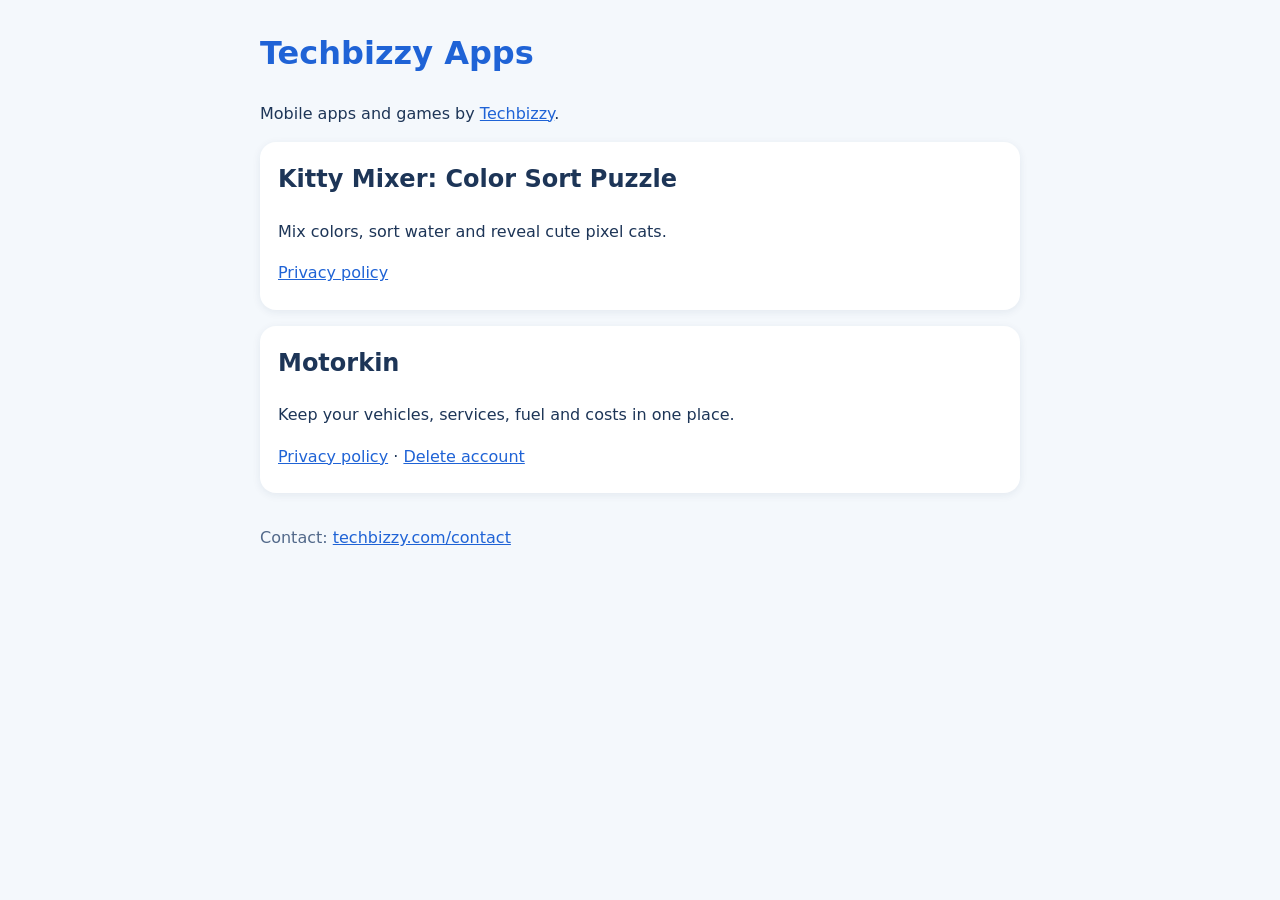
<file: index.html>
<!doctype html>
<html lang="en">
  <head>
    <meta charset="utf-8" />
    <meta name="viewport" content="width=device-width, initial-scale=1" />
    <title>Techbizzy Apps</title>
    <link rel="stylesheet" href="style.css" />
  </head>
  <body>
    <main>
      <h1>Techbizzy Apps</h1>
      <p>Mobile apps and games by <a href="https://techbizzy.com">Techbizzy</a>.</p>

      <section class="app">
        <h2>Kitty Mixer: Color Sort Puzzle</h2>
        <p>Mix colors, sort water and reveal cute pixel cats.</p>
        <p><a href="kittymixer/privacy.html">Privacy policy</a></p>
      </section>

      <section class="app">
        <h2>Motorkin</h2>
        <p>Keep your vehicles, services, fuel and costs in one place.</p>
        <p><a href="motorkin/privacy.html">Privacy policy</a> · <a href="motorkin/delete-account.html">Delete account</a></p>
      </section>

      <p class="foot">Contact: <a href="https://techbizzy.com/contact.html">techbizzy.com/contact</a></p>
    </main>
  </body>
</html>
</file>
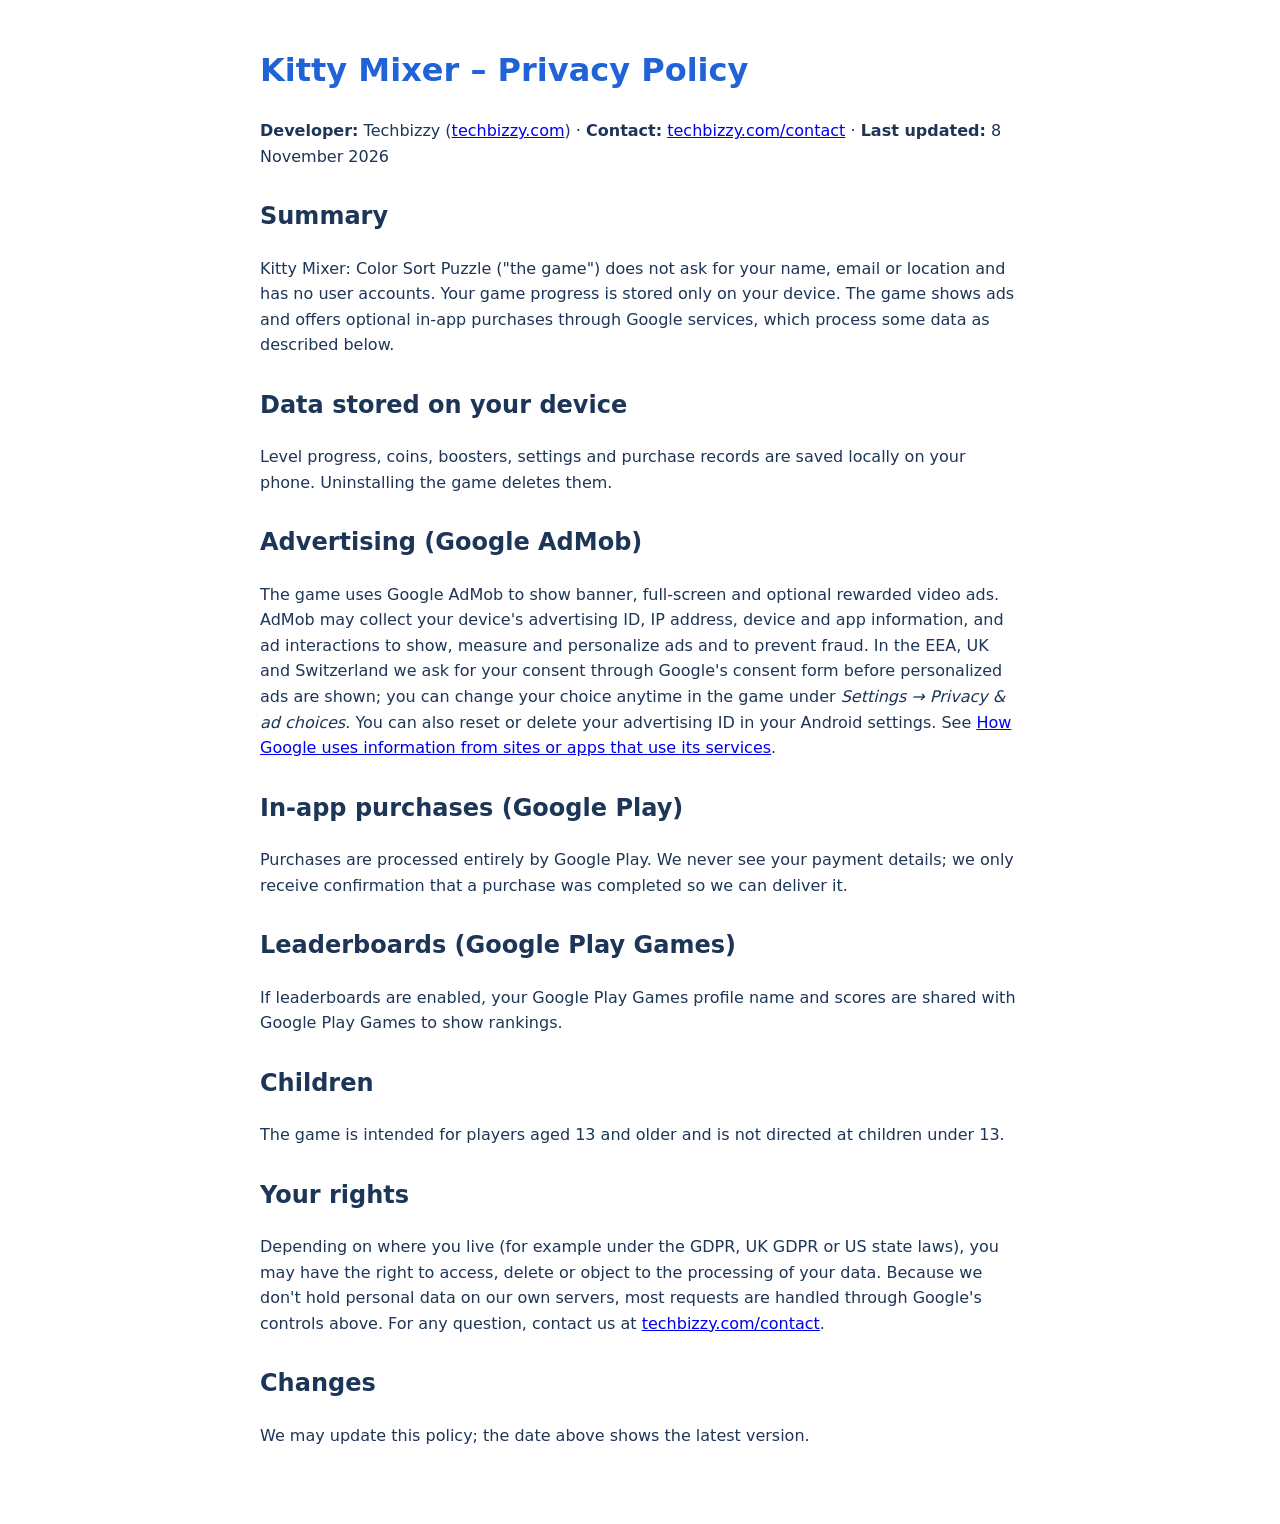
<file: kittymixer/privacy.html>
<!doctype html>
<html lang="en">
  <head>
    <meta charset="utf-8" />
    <meta name="viewport" content="width=device-width, initial-scale=1" />
    <title>Kitty Mixer – Privacy Policy</title>
    <style>
      body { font-family: system-ui, sans-serif; max-width: 760px; margin: 0 auto; padding: 24px 18px 60px; color: #1d3557; line-height: 1.6; }
      h1 { color: #1f63d6; } h2 { margin-top: 28px; }
    </style>
  </head>
  <body>
    <h1>Kitty Mixer – Privacy Policy</h1>
    <p><b>Developer:</b> Techbizzy (<a href="https://techbizzy.com">techbizzy.com</a>) · <b>Contact:</b> <a href="https://techbizzy.com/contact.html">techbizzy.com/contact</a> · <b>Last updated:</b> 8 November 2026</p>

    <h2>Summary</h2>
    <p>Kitty Mixer: Color Sort Puzzle ("the game") does not ask for your name, email or location and has no user accounts. Your game progress is stored only on your device. The game shows ads and offers optional in-app purchases through Google services, which process some data as described below.</p>

    <h2>Data stored on your device</h2>
    <p>Level progress, coins, boosters, settings and purchase records are saved locally on your phone. Uninstalling the game deletes them.</p>

    <h2>Advertising (Google AdMob)</h2>
    <p>The game uses Google AdMob to show banner, full-screen and optional rewarded video ads. AdMob may collect your device's advertising ID, IP address, device and app information, and ad interactions to show, measure and personalize ads and to prevent fraud. In the EEA, UK and Switzerland we ask for your consent through Google's consent form before personalized ads are shown; you can change your choice anytime in the game under <i>Settings → Privacy &amp; ad choices</i>. You can also reset or delete your advertising ID in your Android settings. See <a href="https://policies.google.com/technologies/partner-sites">How Google uses information from sites or apps that use its services</a>.</p>

    <h2>In-app purchases (Google Play)</h2>
    <p>Purchases are processed entirely by Google Play. We never see your payment details; we only receive confirmation that a purchase was completed so we can deliver it.</p>

    <h2>Leaderboards (Google Play Games)</h2>
    <p>If leaderboards are enabled, your Google Play Games profile name and scores are shared with Google Play Games to show rankings.</p>

    <h2>Children</h2>
    <p>The game is intended for players aged 13 and older and is not directed at children under 13.</p>

    <h2>Your rights</h2>
    <p>Depending on where you live (for example under the GDPR, UK GDPR or US state laws), you may have the right to access, delete or object to the processing of your data. Because we don't hold personal data on our own servers, most requests are handled through Google's controls above. For any question, contact us at <a href="https://techbizzy.com/contact.html">techbizzy.com/contact</a>.</p>

    <h2>Changes</h2>
    <p>We may update this policy; the date above shows the latest version.</p>
  </body>
</html>
</file>
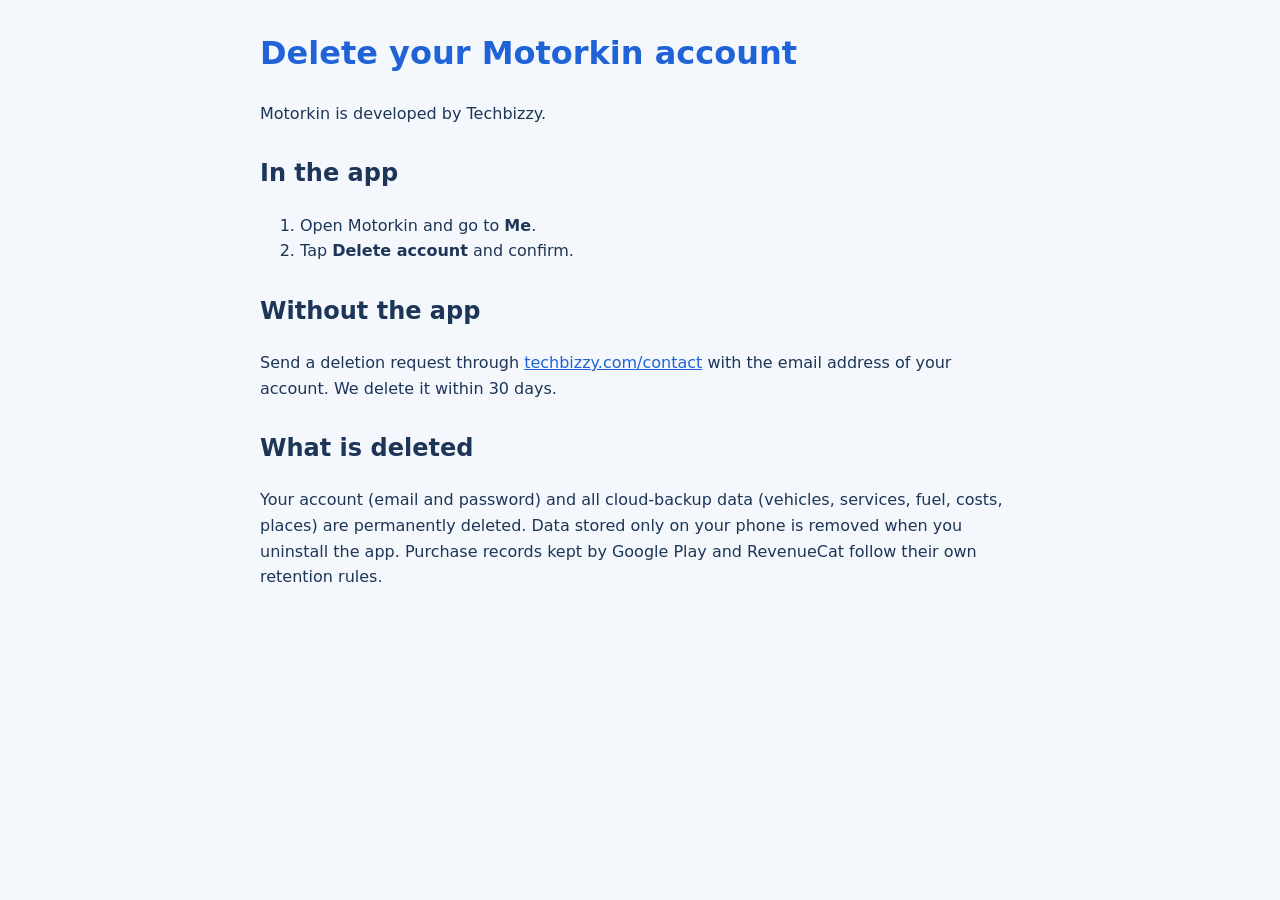
<file: motorkin/delete-account.html>
<!doctype html>
<html lang="en">
  <head>
    <meta charset="utf-8" />
    <meta name="viewport" content="width=device-width, initial-scale=1" />
    <title>Motorkin – Delete your account</title>
    <link rel="stylesheet" href="../style.css" />
  </head>
  <body>
    <main>
      <h1>Delete your Motorkin account</h1>
      <p>Motorkin is developed by Techbizzy.</p>
      <h2>In the app</h2>
      <ol>
        <li>Open Motorkin and go to <b>Me</b>.</li>
        <li>Tap <b>Delete account</b> and confirm.</li>
      </ol>
      <h2>Without the app</h2>
      <p>Send a deletion request through <a href="https://techbizzy.com/contact.html">techbizzy.com/contact</a> with the email address of your account. We delete it within 30 days.</p>
      <h2>What is deleted</h2>
      <p>Your account (email and password) and all cloud-backup data (vehicles, services, fuel, costs, places) are permanently deleted. Data stored only on your phone is removed when you uninstall the app. Purchase records kept by Google Play and RevenueCat follow their own retention rules.</p>
    </main>
  </body>
</html>
</file>
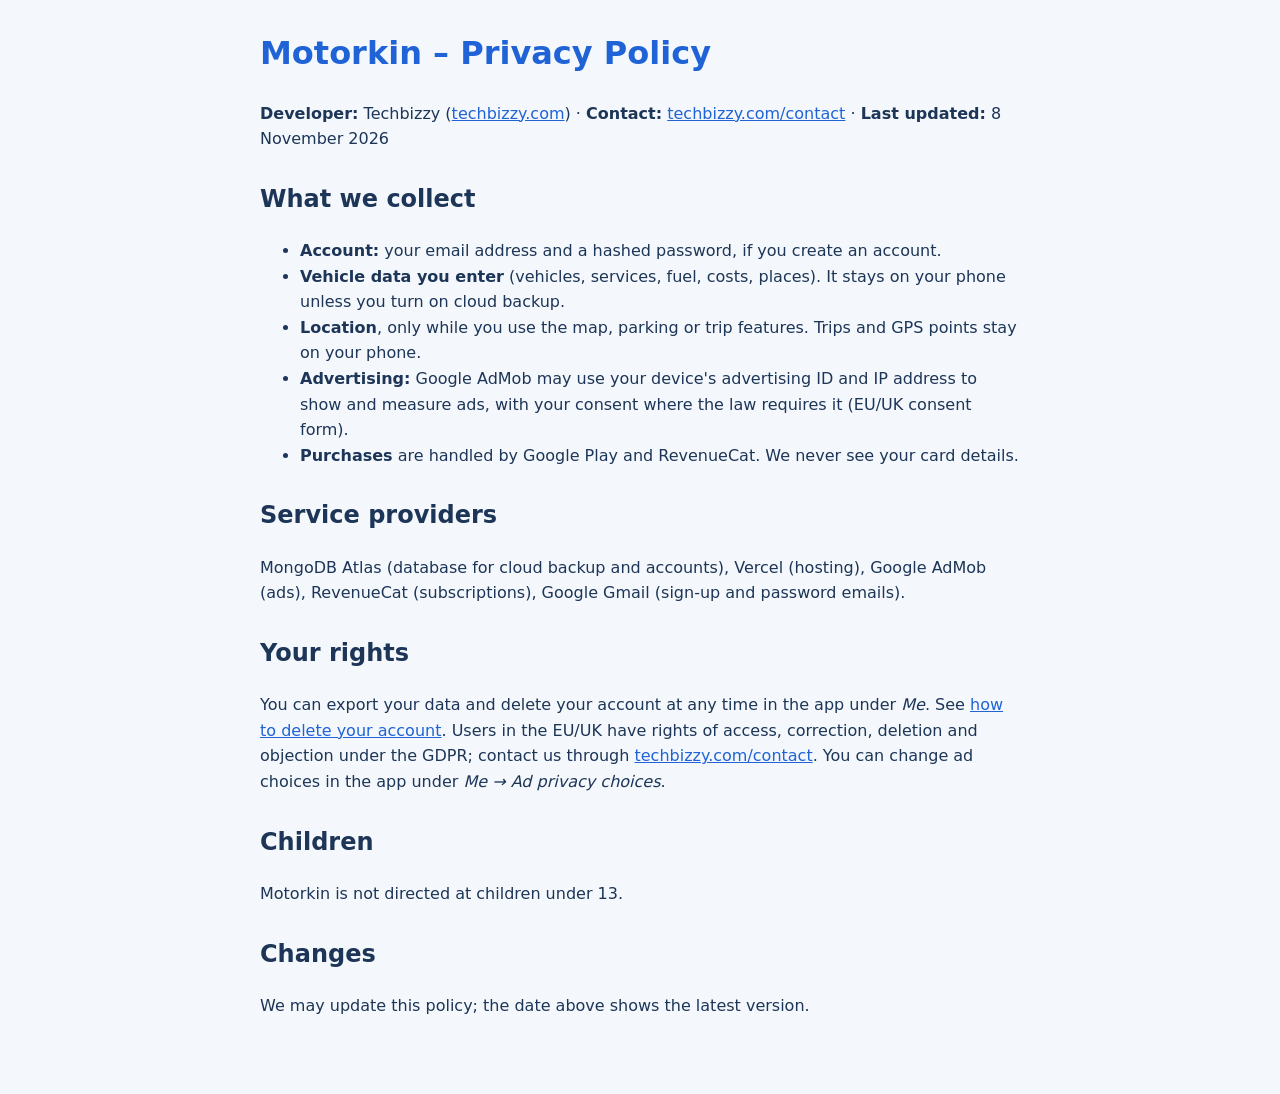
<file: motorkin/privacy.html>
<!doctype html>
<html lang="en">
  <head>
    <meta charset="utf-8" />
    <meta name="viewport" content="width=device-width, initial-scale=1" />
    <title>Motorkin – Privacy Policy</title>
    <link rel="stylesheet" href="../style.css" />
  </head>
  <body>
    <main>
      <h1>Motorkin – Privacy Policy</h1>
      <p><b>Developer:</b> Techbizzy (<a href="https://techbizzy.com">techbizzy.com</a>) · <b>Contact:</b> <a href="https://techbizzy.com/contact.html">techbizzy.com/contact</a> · <b>Last updated:</b> 8 November 2026</p>

      <h2>What we collect</h2>
      <ul>
        <li><b>Account:</b> your email address and a hashed password, if you create an account.</li>
        <li><b>Vehicle data you enter</b> (vehicles, services, fuel, costs, places). It stays on your phone unless you turn on cloud backup.</li>
        <li><b>Location</b>, only while you use the map, parking or trip features. Trips and GPS points stay on your phone.</li>
        <li><b>Advertising:</b> Google AdMob may use your device's advertising ID and IP address to show and measure ads, with your consent where the law requires it (EU/UK consent form).</li>
        <li><b>Purchases</b> are handled by Google Play and RevenueCat. We never see your card details.</li>
      </ul>

      <h2>Service providers</h2>
      <p>MongoDB Atlas (database for cloud backup and accounts), Vercel (hosting), Google AdMob (ads), RevenueCat (subscriptions), Google Gmail (sign-up and password emails).</p>

      <h2>Your rights</h2>
      <p>You can export your data and delete your account at any time in the app under <i>Me</i>. See <a href="delete-account.html">how to delete your account</a>. Users in the EU/UK have rights of access, correction, deletion and objection under the GDPR; contact us through <a href="https://techbizzy.com/contact.html">techbizzy.com/contact</a>. You can change ad choices in the app under <i>Me → Ad privacy choices</i>.</p>

      <h2>Children</h2>
      <p>Motorkin is not directed at children under 13.</p>

      <h2>Changes</h2>
      <p>We may update this policy; the date above shows the latest version.</p>
    </main>
  </body>
</html>
</file>
<file: style.css>
body { margin: 0; background: #f4f8fc; color: #1d3557; font: 16px/1.6 system-ui, -apple-system, 'Segoe UI', sans-serif; }
main { max-width: 760px; margin: 0 auto; padding: 28px 18px 60px; }
h1 { color: #1f63d6; margin-top: 0; }
h2 { margin-top: 28px; }
a { color: #1f63d6; }
.app { background: #fff; border-radius: 16px; padding: 4px 18px 8px; margin: 16px 0; box-shadow: 0 2px 8px rgba(29, 53, 87, 0.08); }
.app h2 { margin-top: 14px; }
.foot { margin-top: 32px; color: #52698a; }
</file>
